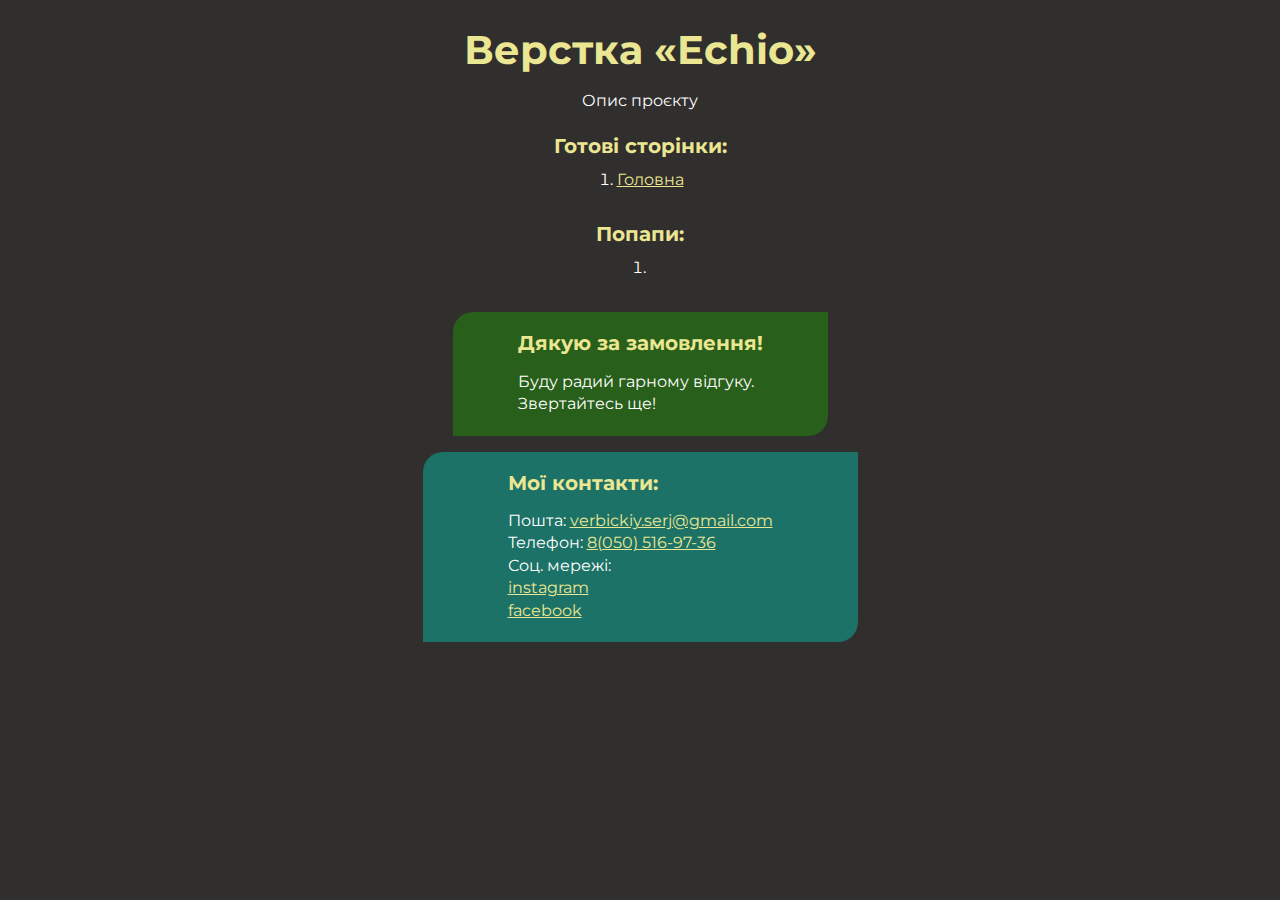
<file: index.html>
<!DOCTYPE html>
<html>

<head>
	<meta charset="UTF-8">
	<meta name="viewport" content="width=device-width, initial-scale=1.0">
	<title>Верстка «Echio»</title>
</head>

<body>
	<div class="rootpage">
		<h1>Верстка «Echio»</h1>
		<div class="rootpage__info">
			Опис проєкту
		</div>
		<h2>Готові сторінки:</h2>
		<ol class="rootpage__list">
			<li><a target="_blank" href="home.html">Головна</a></li>
		</ol>
		<h2>Попапи:</h2>
		<ol class="rootpage__list">
			<li><a target="_blank" href="home.html#"></a></li>
		</ol>
		<div class="rootpage__tnx">
			<h2>Дякую за замовлення!</h2>
			<p>Буду радий гарному відгуку.</p>
			<p>Звертайтесь ще!</p>
		</div>
		<div class="rootpage__contacts">
			<h2>Мої контакти:</h2>
			<p>Пошта: <a href="mailto:verbickiy.serj@gmail.com">verbickiy.serj@gmail.com</a></p>
			<p>Телефон: <a href="tel:80505169736">8(050) 516-97-36</a></p>
			<p>Соц. мережі: <br> <a href="https://www.instagram.com">instagram</a> <br>
				<a href="https://www.facebook.com">facebook</a>
			</p>
		</div>
	</div>
</body>
<style>
	@charset "UTF-8";
	@import url("https://fonts.googleapis.com/css?family=Montserrat:regular,700&display=swap");

	*,
	*::before,
	*::after {
		padding: 0px;
		margin: 0px;
		border: 0px;
		box-sizing: border-box;
	}

	html,
	body {
		height: 100%;
		margin: 0;
		padding: 0;
		min-width: 320px;
		width: 100%;
		color: #fff;
		background-color: #312e2e;
	}

	body {
		font-family: Montserrat;
		font-size: 100%;
		line-height: 1;
		font-size: 1rem;
	}

	a {
		text-decoration: underline;
		color: #ebe691
	}

	a:visited {
		text-decoration: underline;
		color: #aaa768;
	}

	a:hover {
		text-decoration: none;
	}

	ul li {
		list-style: none;
	}

	img {
		vertical-align: top;
	}

	.wrapper {
		width: 100%;
		min-height: 100%;
		overflow: hidden;
	}

	.rootpage {
		padding: 30px;
		display: flex;
		flex-direction: column;
		align-items: center;
	}

	@media (max-width: 767px) {
		.rootpage {
			padding: 30px 15px;
		}
	}

	h1 {
		color: #ebe691;
		font-size: 2.5rem;
		margin: 0px 0px 1.25rem 0px;
	}

	@media (max-width: 767px) {
		h1 {
			font-size: 1.85rem;
			margin: 0px 0px 1.25rem 0px;
		}
	}

	h2 {
		color: #ebe691;
		font-size: 1.25rem;
		margin: 0px 0px 1rem 0px;
	}

	@media (max-width: 767px) {
		h2 {
			font-size: 1.125rem;
			margin: 0px 0px 1rem 0px;
		}
	}

	.rootpage__info {
		line-height: 140%;
		margin: 0px 0px 1.5rem 0px;
	}

	.rootpage__list {
		margin: 0px 0px 2.25rem 1.25rem;
	}

	.rootpage__list li:not(:last-child) {
		margin: 0px 0px 15px 0px;
	}

	.rootpage__contacts,
	.rootpage__tnx {
		border-radius: 20px 0px 20px 0px;
		padding: 20px 65px;
		line-height: 140%;
	}

	@media (max-width: 767px) {

		.rootpage__contacts,
		.rootpage__tnx {
			padding: 20px;
		}
	}

	.rootpage__contacts {
		background: #1c7267;
		padding: 20px 85px;

	}

	.rootpage__contacts a {
		color: #ebe691;

	}

	.rootpage__tnx {
		background: #285f1a;
		margin: 0px 0px 1rem 0px;
	}
</style>

</html>
</file>
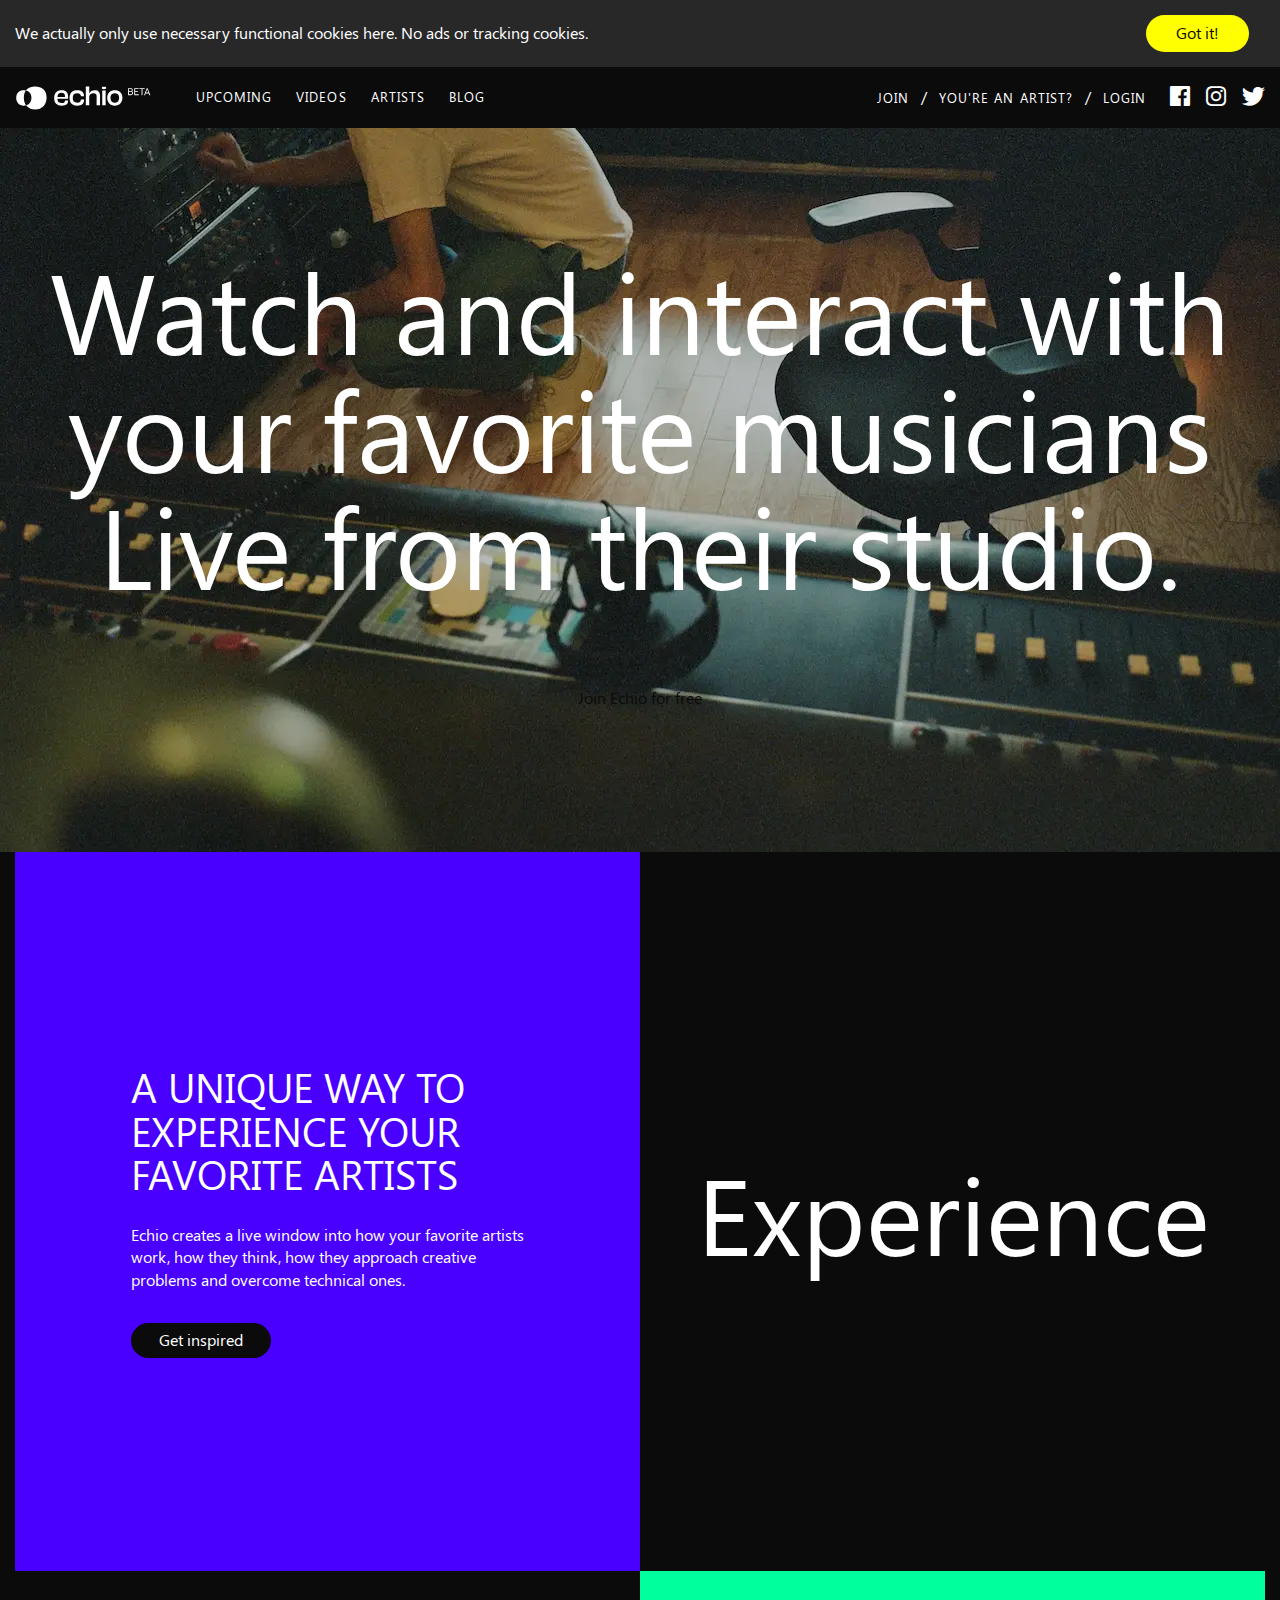
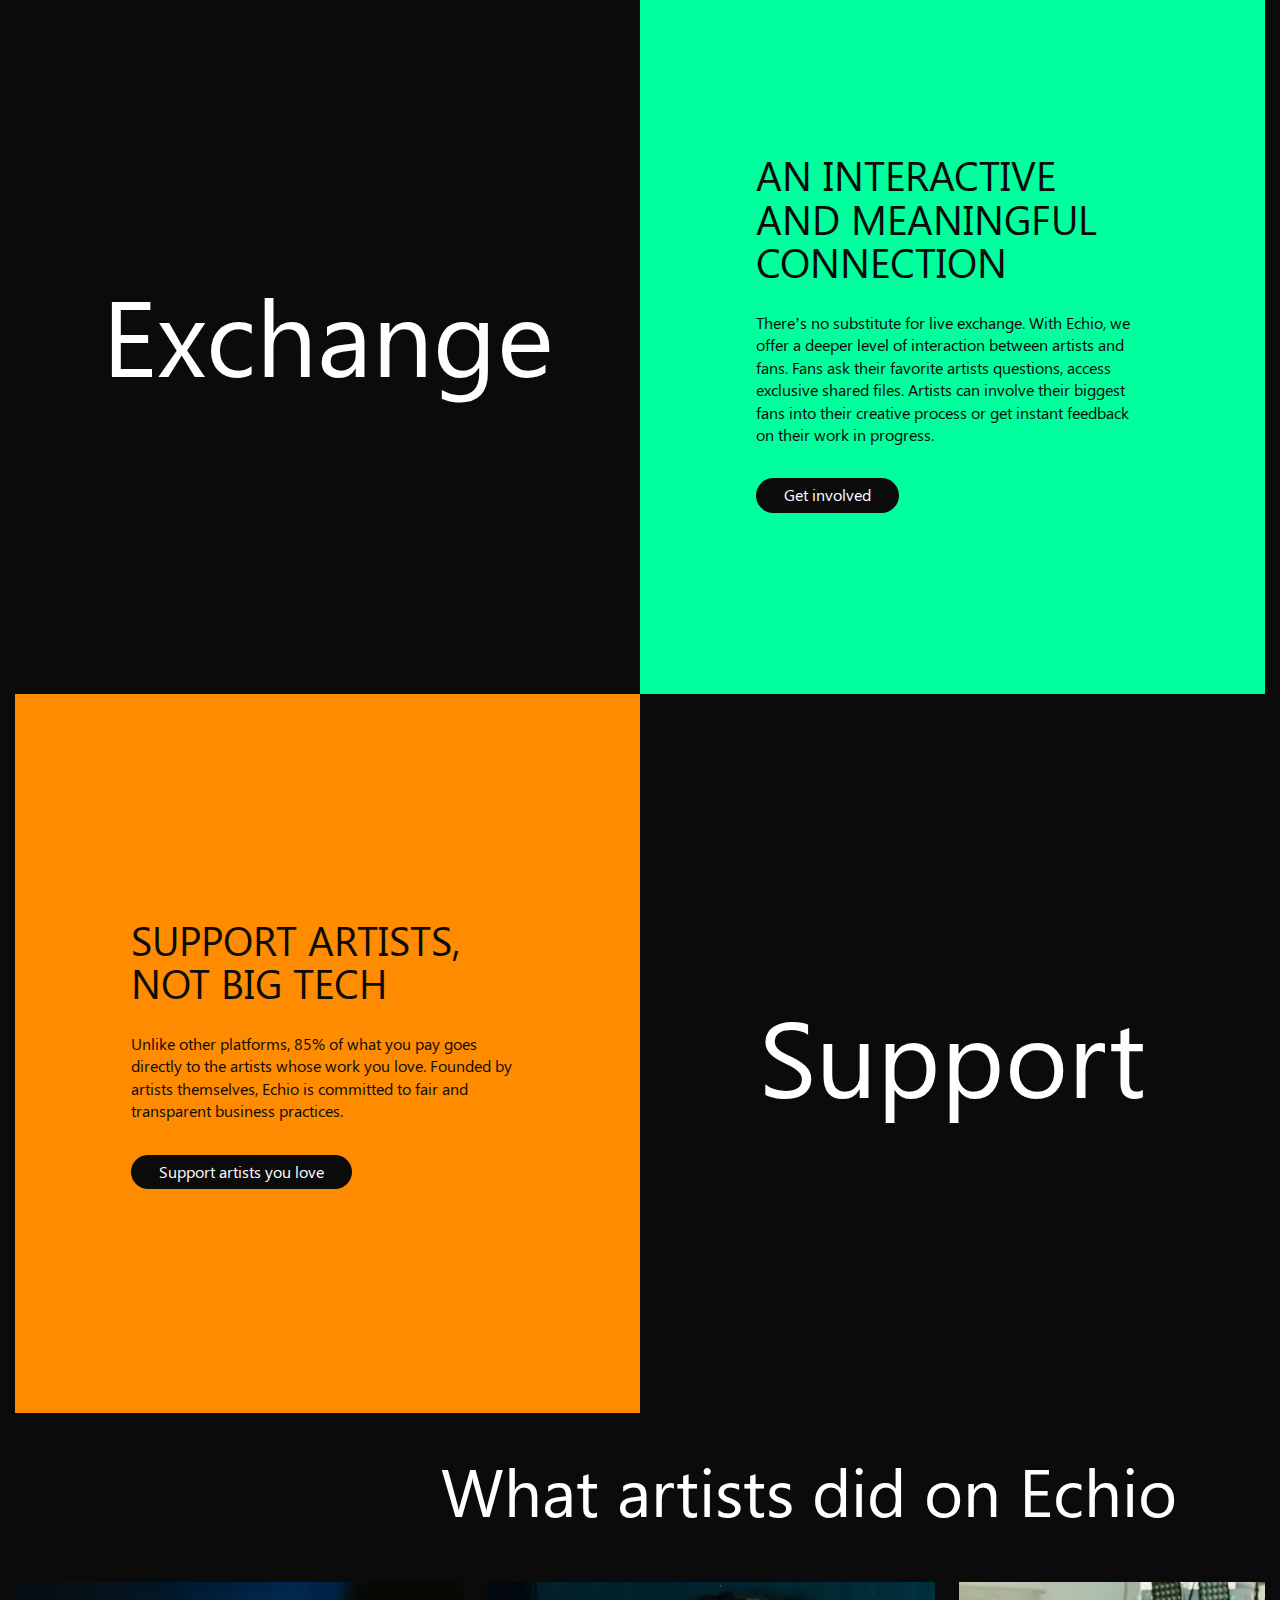
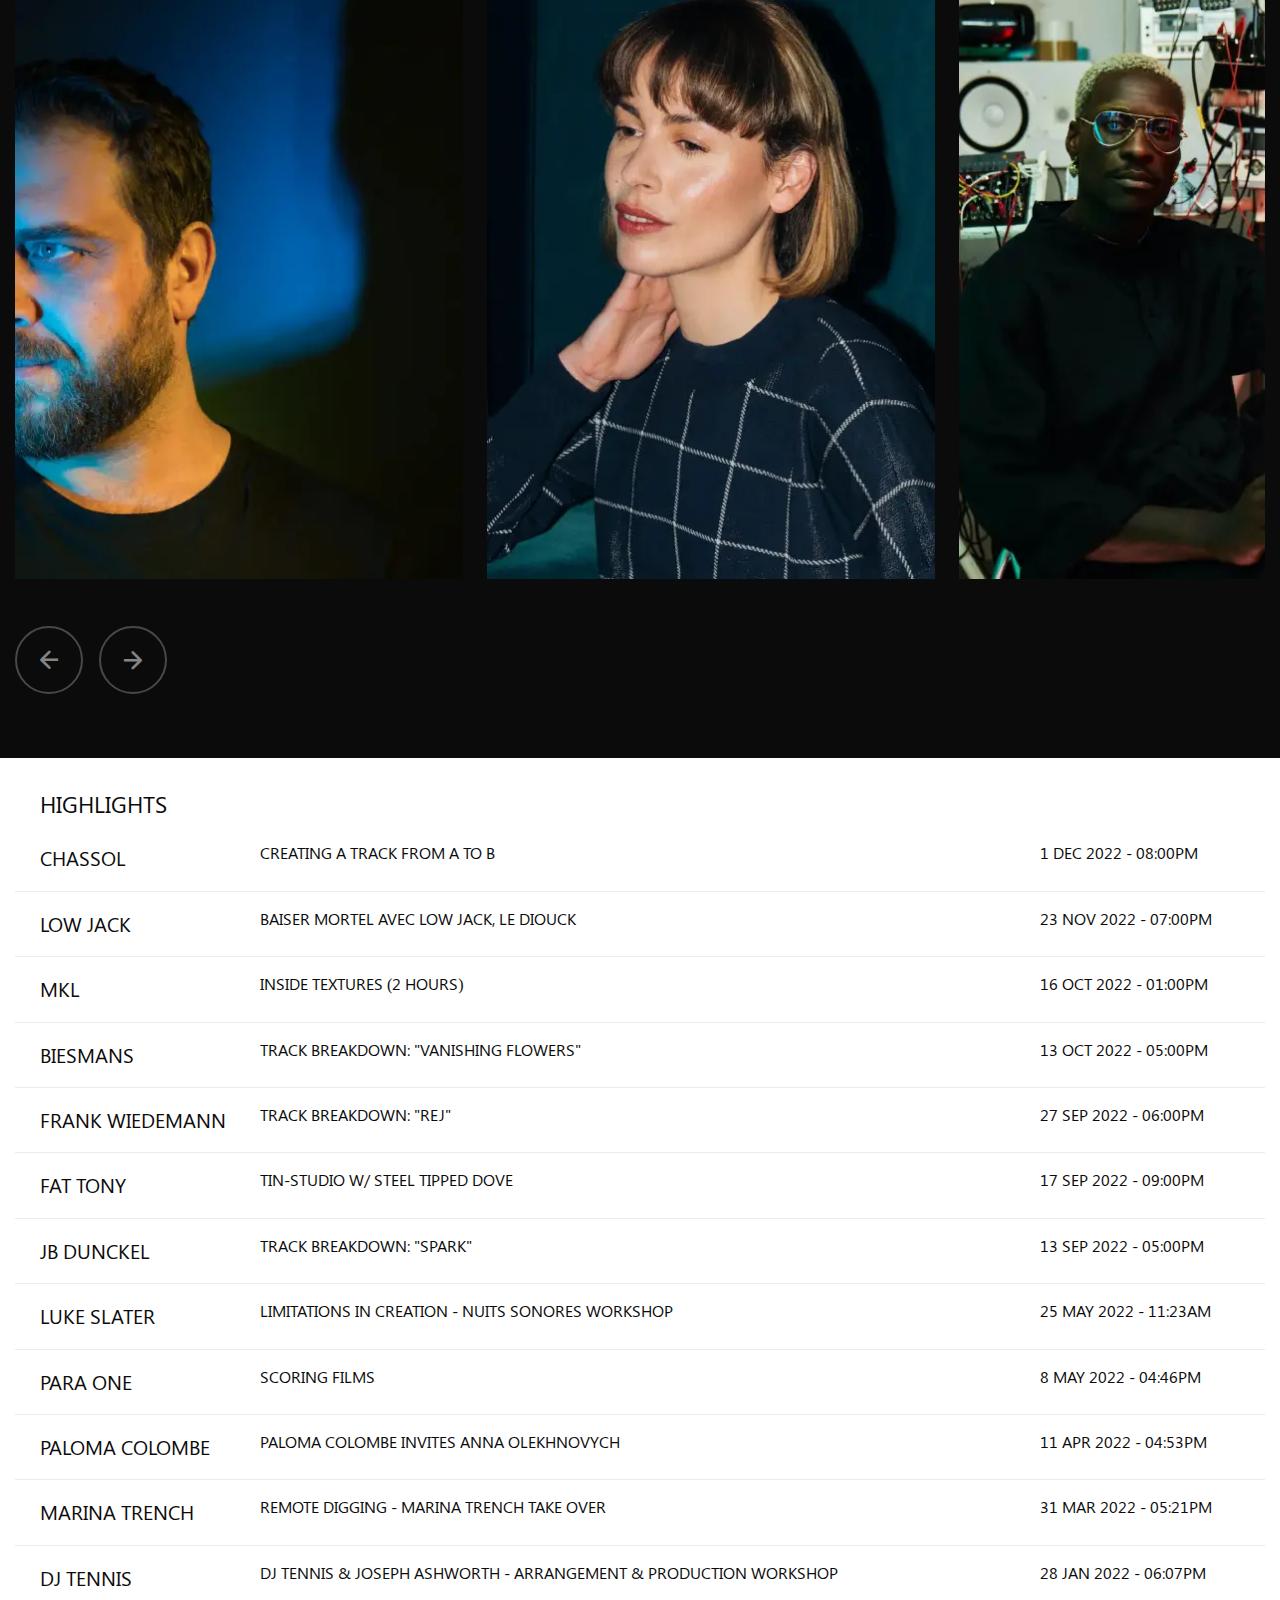
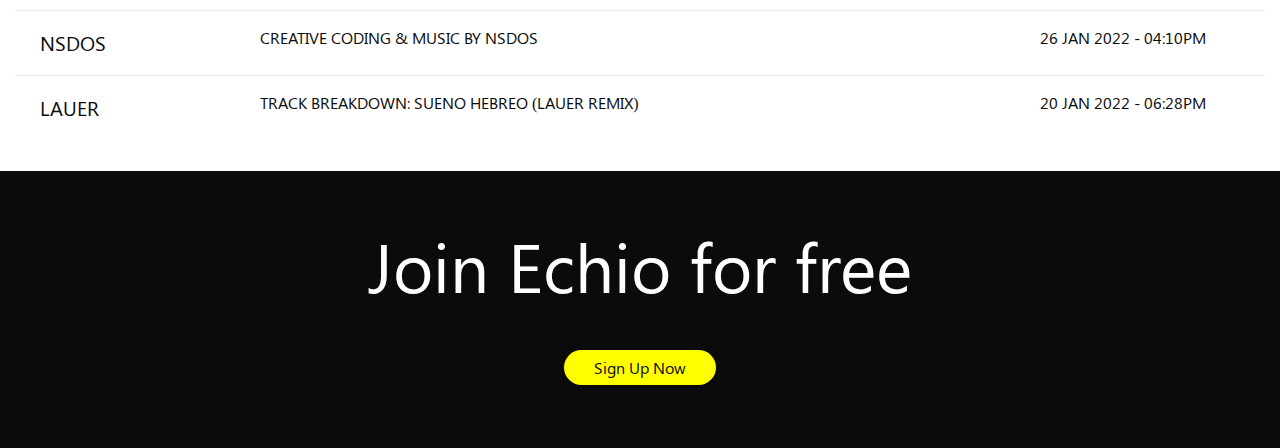
<file: home.html>
<!DOCTYPE html>
<html lang="en">

<head>
	<title>HomePage</title>
	<meta charset="UTF-8">
	<meta name="format-detection" content="telephone=no">
	<!-- <style>body{opacity: 0;}</style> -->
	<link rel="stylesheet" href="css/style.min.css?_v=20230213220505">
	<link rel="shortcut icon" href="favicon.ico">
	<!-- <meta name="robots" content="noindex, nofollow"> -->
	<meta name="viewport" content="width=device-width, initial-scale=1.0">
</head>

<body>
	<div class="wrapper">
		<header class="header">
			<div class="header__top top-header">
				<div class="top-header__container">
					<p class="top-header__text">We actually only use necessary functional cookies here. No ads or tracking cookies.</p>
					<a href="#" class="top-header__buttton button--yellow" data-da=".menu__body,991.98">Got it!</a>
				</div>
			</div>
			<div class="header__bottom bottom-header">
				<div class="bottom-header__container">
					<div class="bottom-header__left">
						<a href="#" class="bottom-header__logo"><img src="img/logo.svg" alt="Logotip"></a>
						<div class="header__menu menu">
							<nav class="menu__body">
								<ul class="menu__list">
									<li class="menu__item"><a href="#" class="menu__link">Upcoming</a></li>
									<li class="menu__item"><a href="#" class="menu__link">Videos</a></li>
									<li class="menu__item"><a href="#" class="menu__link">Artists</a></li>
									<li class="menu__item"><a href="#" class="menu__link">Blog</a></li>
								</ul>
							</nav>
						</div>
					</div>
					<div class="bottom-header__right">
						<div class="bottom-header__actions actions-header">
							<ul class="actions-header__list">
								<li data-da=".menu__body,991.98" class="actions-header__item"><a href="#" class="actions-header__link">Join</a></li>
								<li data-da=".menu__body,991.98" class="actions-header__item"><a href="#" class="actions-header__link">You're an Artist?</a></li>
								<li class="actions-header__item"><a href="#" class="actions-header__link">Login</a></li>
							</ul>
						</div>
						<div class="bottom-header__social social" data-da=".menu__body,991.98">
							<a href="" class="social__item _icon-facebook"></a>
							<a href="" class="social__item _icon-instagram"></a>
							<a href="" class="social__item _icon-twitter"></a>
						</div>
						<button type="button" class="menu__icon icon-menu"><span></span></button>
					</div>
				</div>
			</div>
		</header>
		<main class="page">
			<section class="page__main main">
				<div class="main__container">
					<div class="main__body">
						<h1 class="main__title">Watch and interact with your favorite musicians Live from their studio.</h1>
						<a href="#" class="main__link">Join Echio for free</a>
					</div>
				</div>
			</section>
			<section class="page__about about">
				<div class="about__container">
					<div class="about__cards card-about">
						<div class="card-about__item card-about__item--blue">
							<div class="card-about__content">
								<h2 class="card-about__title title title--white">A UNIQUE WAY TO EXPERIENCE YOUR FAVORITE ARTISTS</h2>
								<p class="card-about__text card-about__text--white">Echio creates a live window into how your favorite artists work, how they think, how they approach creative problems and
									overcome technical ones.</p>
								<a href="#" class="card-about__button button__black">Get inspired</a>
							</div>
						</div>
						<div class="card-about__item card-about__item--black">
							<h2 class="card-about__title title--big">Experience</h2>
						</div>
						<div class="card-about__item card-about__item--black">
							<h2 class="card-about__title title--big">Exchange</h2>
						</div>
						<div class="card-about__item card-about__item--green">
							<div class="card-about__content">
								<h2 class="card-about__title title">AN INTERACTIVE <br> AND MEANINGFUL CONNECTION</h2>
								<p class="card-about__text">There’s no substitute for live exchange. With Echio, we offer a deeper level of interaction between artists and fans.
									Fans ask their favorite artists questions, access exclusive shared files. Artists can involve their biggest fans into their creative process or get
									instant feedback on their work in progress.</p>
								<a href="#" class="card-about__button button__black">Get involved</a>
							</div>
						</div>
						<div class="card-about__item card-about__item--orange">
							<div class="card-about__content">
								<h2 class="card-about__title title">SUPPORT ARTISTS, NOT BIG TECH</h2>
								<p class="card-about__text">Unlike other platforms, 85% of what you pay goes directly to the artists whose work you love.
									Founded by artists themselves, Echio is committed to fair and transparent business practices.</p>
								<a href="#" class="card-about__button button__black">Support artists you love</a>
							</div>
						</div>
						<div class="card-about__item card-about__item--black">
							<h2 class="card-about__title title--big">Support</h2>
						</div>
					</div>
				</div>
			</section>
			<section class="page__artists artists">
				<div class="artists__container">
					<h2 class="artists__title">What artists did on Echio</h2>
					<div class="artists__slider swiper">
						<div class="artists__wrapper swiper-wrapper">
							<div class="artists__slide swiper-slide">
								<picture><source srcset="img/artists/01.webp" type="image/webp"><img src="img/artists/01.jpg" alt="Image"></picture>
							</div>
							<div class="artists__slide swiper-slide">
								<picture><source srcset="img/artists/02.webp" type="image/webp"><img src="img/artists/02.jpg" alt="Image"></picture>
							</div>
							<div class="artists__slide swiper-slide">
								<picture><source srcset="img/artists/03.webp" type="image/webp"><img src="img/artists/03.jpg" alt="Image"></picture>
							</div>
							<div class="artists__slide swiper-slide">
								<picture><source srcset="img/artists/01.webp" type="image/webp"><img src="img/artists/01.jpg" alt="Image"></picture>
							</div>
							<div class="artists__slide swiper-slide">
								<picture><source srcset="img/artists/02.webp" type="image/webp"><img src="img/artists/02.jpg" alt="Image"></picture>
							</div>
							<div class="artists__slide swiper-slide">
								<picture><source srcset="img/artists/03.webp" type="image/webp"><img src="img/artists/03.jpg" alt="Image"></picture>
							</div>
						</div>
						<div class="artists__arow">
							<button type="button" class="swiper-button-prev artists__swiper-button-prev _icon-aroow-slider"></button>
							<button type="button" class="swiper-button-next artists__swiper-button-next _icon-aroow-slider"></button>
						</div>
					</div>
				</div>
			</section>
			<section class="page__highlights highlights">
				<div class="highlights__container">
					<h2 class="highlights__title">Highlights</h2>
					<div class="highlights__rows">
						<div class="highlights__items item-highlight">
							<h3 class="item-highlight__title">Chassol</h3>
							<p class="item-highlight__label">CREATING A TRACK FROM A TO B</p>
							<div class="item-highlight__info">1 Dec 2022 - 08:00PM</div>
						</div>
						<div class="highlights__items item-highlight">
							<h3 class="item-highlight__title">Low Jack</h3>
							<p class="item-highlight__label">Baiser Mortel avec Low Jack, Le Diouck</p>
							<div class="item-highlight__info">23 Nov 2022 - 07:00PM</div>
						</div>
						<div class="highlights__items item-highlight">
							<h3 class="item-highlight__title">MKL</h3>
							<p class="item-highlight__label">INSIDE TEXTURES (2 HOURS)</p>
							<div class="item-highlight__info">16 Oct 2022 - 01:00PM</div>
						</div>
						<div class="highlights__items item-highlight">
							<h3 class="item-highlight__title">Biesmans</h3>
							<p class="item-highlight__label">Track breakdown: "Vanishing Flowers"</p>
							<div class="item-highlight__info">13 Oct 2022 - 05:00PM</div>
						</div>
						<div class="highlights__items item-highlight">
							<h3 class="item-highlight__title">Frank Wiedemann</h3>
							<p class="item-highlight__label">Track Breakdown: "REJ"</p>
							<div class="item-highlight__info">27 Sep 2022 - 06:00PM</div>
						</div>
						<div class="highlights__items item-highlight">
							<h3 class="item-highlight__title">Fat Tony</h3>
							<p class="item-highlight__label">TIn-Studio w/ Steel Tipped Dove</p>
							<div class="item-highlight__info">17 Sep 2022 - 09:00PM</div>
						</div>
						<div class="highlights__items item-highlight">
							<h3 class="item-highlight__title">JB Dunckel</h3>
							<p class="item-highlight__label">Track Breakdown: "Spark"</p>
							<div class="item-highlight__info">13 Sep 2022 - 05:00PM</div>
						</div>
						<div class="highlights__items item-highlight">
							<h3 class="item-highlight__title">Luke Slater</h3>
							<p class="item-highlight__label">Limitations in creation - Nuits Sonores workshop</p>
							<div class="item-highlight__info">25 May 2022 - 11:23AM</div>
						</div>
						<div class="highlights__items item-highlight">
							<h3 class="item-highlight__title">Para One</h3>
							<p class="item-highlight__label">Scoring films</p>
							<div class="item-highlight__info">8 May 2022 - 04:46PM</div>
						</div>
						<div class="highlights__items item-highlight">
							<h3 class="item-highlight__title">Paloma Colombe</h3>
							<p class="item-highlight__label">Paloma Colombe invites Anna Olekhnovych</p>
							<div class="item-highlight__info">11 Apr 2022 - 04:53PM</div>
						</div>
						<div class="highlights__items item-highlight">
							<h3 class="item-highlight__title">Marina Trench</h3>
							<p class="item-highlight__label">Remote Digging - Marina Trench Take Over</p>
							<div class="item-highlight__info">31 Mar 2022 - 05:21PM</div>
						</div>
						<div class="highlights__items item-highlight">
							<h3 class="item-highlight__title">DJ TENNIS</h3>
							<p class="item-highlight__label">DJ Tennis & Joseph Ashworth - Arrangement & Production workshop</p>
							<div class="item-highlight__info">28 Jan 2022 - 06:07PM</div>
						</div>
						<div class="highlights__items item-highlight">
							<h3 class="item-highlight__title">NSDOS</h3>
							<p class="item-highlight__label">Creative Coding & Music by NSDOS</p>
							<div class="item-highlight__info">26 Jan 2022 - 04:10PM</div>
						</div>
						<div class="highlights__items item-highlight">
							<h3 class="item-highlight__title">Lauer</h3>
							<p class="item-highlight__label">Track Breakdown: Sueno Hebreo (Lauer Remix)</p>
							<div class="item-highlight__info">20 Jan 2022 - 06:28PM</div>
						</div>
					</div>
				</div>
			</section>
		</main>
		<footer class="footer">
			<div class="footer__container">
				<h2 class="footer__title">Join Echio for free</h2>
				<button type="button" class="footer__button button--yellow ">Sign Up Now</button>
			</div>
		</footer>
	</div>
	<script src="js/app.min.js?_v=20230213220505"></script>
</body>

</html>
</file>
<file: css/style.min.css>
@charset "UTF-8";@font-face{font-family:icons;font-display:swap;src:url(../fonts/icons.woff2) format("woff2"),url(../fonts/icons.woff) format("woff");font-weight:400;font-style:normal}@font-face{font-family:"Segoe UI";font-display:swap;src:url("../fonts/Segoe UI.woff2") format("woff2"),url("../fonts/Segoe UI.woff") format("woff");font-weight:400;font-style:normal}[class*=_icon-]:before{font-family:icons;font-style:normal;font-weight:400;font-variant:normal;text-transform:none;line-height:1;-webkit-font-smoothing:antialiased;-moz-osx-font-smoothing:grayscale}[class*=_icon-]:before{display:block}._icon-aroow-slider:before{content:"\e900"}._icon-facebook:before{content:"\e907"}._icon-instagram:before{content:"\e909"}._icon-twitter:before{content:"\e90e"}*{padding:0;margin:0;border:0}*,:after,:before{-webkit-box-sizing:border-box;box-sizing:border-box}body,html{height:100%;min-width:320px}body{color:#0b0b0b;line-height:1;font-family:"Segoe UI";font-size:1rem;-ms-text-size-adjust:100%;-moz-text-size-adjust:100%;-webkit-text-size-adjust:100%;-webkit-font-smoothing:antialiased;-moz-osx-font-smoothing:grayscale}button,input,textarea{font-family:"Segoe UI";font-size:inherit}button{cursor:pointer;color:inherit;background-color:inherit}a{color:inherit;text-decoration:none}ul li{list-style:none}img{vertical-align:top}h1,h2,h3,h4,h5,h6{font-weight:inherit;font-size:inherit}body{background-color:#0b0b0b;font-weight:400;line-height:1.4}.lock body{overflow:hidden;-ms-touch-action:none;touch-action:none;-ms-scroll-chaining:none;overscroll-behavior:none}.wrapper{min-height:100%;display:-webkit-box;display:-ms-flexbox;display:flex;-webkit-box-orient:vertical;-webkit-box-direction:normal;-ms-flex-direction:column;flex-direction:column;overflow:hidden}@supports (overflow:clip){.wrapper{overflow:clip}}.wrapper>main{-webkit-box-flex:1;-ms-flex:1 1 auto;flex:1 1 auto}.wrapper>*{min-width:0}[class*=__container]{max-width:81.875rem;margin:0 auto;padding:0 .9375rem}.button--yellow{display:-webkit-inline-box;display:-ms-inline-flexbox;display:inline-flex;-webkit-box-pack:center;-ms-flex-pack:center;justify-content:center;-webkit-box-align:center;-ms-flex-align:center;align-items:center;text-align:center;background-color:#ffff02;color:#0b0b0b;border-radius:624.9375rem;padding:.4375rem 1.875rem;-webkit-transition:all .3s ease 0s;-o-transition:all .3s ease 0s;transition:all .3s ease 0s}.button--yellow._fw{width:100%}.button__black{display:-webkit-inline-box;display:-ms-inline-flexbox;display:inline-flex;-webkit-box-pack:center;-ms-flex-pack:center;justify-content:center;-webkit-box-align:center;-ms-flex-align:center;align-items:center;text-align:center;background-color:#0b0b0b;color:#fff;border-radius:624.9375rem;padding:.375rem 1.75rem;-webkit-transition:all .3s ease 0s;-o-transition:all .3s ease 0s;transition:all .3s ease 0s}.button__black._fw{width:100%}[class*=-ibg]{position:relative}[class*=-ibg] img{position:absolute;width:100%;height:100%;top:0;left:0;-o-object-fit:cover;object-fit:cover}[class*=-ibg_contain] img{-o-object-fit:contain;object-fit:contain}.title{line-height:1.1}.title--white{color:#fff}.title--big{color:#fff;line-height:1.4}.top-header{padding:.625rem 0;background-color:#282828}.top-header__container{display:-webkit-box;display:-ms-flexbox;display:flex;-webkit-box-pack:justify;-ms-flex-pack:justify;justify-content:space-between;-webkit-box-align:center;-ms-flex-align:center;align-items:center;min-height:2.9375rem}.top-header__text{color:#fff}.top-header__buttton{-webkit-box-flex:0;-ms-flex:0 0 auto;flex:0 0 auto;margin-right:1rem}.bottom-header{padding:.625rem 0}.bottom-header__container{display:-webkit-box;display:-ms-flexbox;display:flex;-webkit-box-pack:justify;-ms-flex-pack:justify;justify-content:space-between;-webkit-box-align:center;-ms-flex-align:center;align-items:center;gap:1.875rem;min-height:2.5625rem;color:#fff}.bottom-header__left{display:-webkit-box;display:-ms-flexbox;display:flex;gap:2.5rem}.bottom-header__right{display:-webkit-box;display:-ms-flexbox;display:flex;gap:1.5rem}.bottom-header__logo{position:relative;z-index:3}.menu__list{display:-webkit-box;display:-ms-flexbox;display:flex;-ms-flex-wrap:wrap;flex-wrap:wrap;-webkit-column-gap:1.5rem;-moz-column-gap:1.5rem;column-gap:1.5rem}.menu__link{position:relative;font-size:.8125rem;line-height:1;letter-spacing:.065rem;text-transform:uppercase}.menu__link::before{content:"";position:absolute;width:0;height:.125rem;background-color:#fff;left:0;bottom:-.1875rem;-webkit-transition:width .3s ease 0s;-o-transition:width .3s ease 0s;transition:width .3s ease 0s}.actions-header__list{display:-webkit-box;display:-ms-flexbox;display:flex;gap:.75rem}.actions-header__item:not(:last-child)::after{content:"/";margin-left:.75rem}.actions-header__link{position:relative;font-size:.8125rem;line-height:1;letter-spacing:.065rem;text-transform:uppercase}.actions-header__link::before{content:"";position:absolute;width:0;height:.125rem;background-color:#fff;left:0;bottom:-.1875rem;-webkit-transition:width .3s ease 0s;-o-transition:width .3s ease 0s;transition:width .3s ease 0s}.social{display:-webkit-box;display:-ms-flexbox;display:flex;gap:1rem;font-size:1.25rem}.social__item{-webkit-transition:opacity .3s ease 0s;-o-transition:opacity .3s ease 0s;transition:opacity .3s ease 0s}.icon-menu{display:none}.footer__container{display:-webkit-box;display:-ms-flexbox;display:flex;-webkit-box-orient:vertical;-webkit-box-direction:normal;-ms-flex-direction:column;flex-direction:column;-webkit-box-align:center;-ms-flex-align:center;align-items:center}.footer__title{color:#fff;line-height:1.03;text-align:center}.no-webp .main{background-image:url(../img/main/bg.jpg)}.main{background-size:cover}.main__container{text-align:center}.main__title{color:#fff;line-height:1.04}.main__link{position:relative;-webkit-transition:color .3s ease 0s;-o-transition:color .3s ease 0s;transition:color .3s ease 0s}.main__link::before{content:"";position:absolute;width:0;height:.125rem;left:0;bottom:-.1875rem;background-color:#fff;-webkit-transition:width .3s ease 0s;-o-transition:width .3s ease 0s;transition:width .3s ease 0s}.about{margin-bottom:2.625rem}.about__cards{display:-ms-grid;display:grid;-ms-grid-columns:(1fr)[2];grid-template-columns:repeat(2,1fr)}.card-about__item{display:-webkit-box;display:-ms-flexbox;display:flex;-webkit-box-orient:vertical;-webkit-box-direction:normal;-ms-flex-direction:column;flex-direction:column;-webkit-box-pack:center;-ms-flex-pack:center;justify-content:center;-webkit-box-align:center;-ms-flex-align:center;align-items:center;padding-left:.9375rem;padding-right:.9375rem}.card-about__title:not(:last-child){margin-bottom:1.75rem}.card-about__text:not(:last-child){margin-bottom:2rem}.card-about__text--white{color:#fff}.card-about__item--blue{background-color:#4a00ff}.card-about__item--green{background-color:#00ff9d}.card-about__item--orange{background-color:#ff8b00}.artists{margin-bottom:4rem}.artists__title{line-height:1.06;color:#fff;text-align:right;padding-right:5.5rem}.artists__slide img{max-width:100%}.artists__arow{display:-webkit-box;display:-ms-flexbox;display:flex;-webkit-box-align:center;-ms-flex-align:center;align-items:center;text-align:center;gap:1rem}.artists__swiper-button-prev{-webkit-transform:rotate(180deg);-ms-transform:rotate(180deg);transform:rotate(180deg)}.artists__swiper-button-next,.artists__swiper-button-prev{width:4.25rem;height:4.25rem;border:.125rem solid rgba(255,255,255,.5);border-radius:624.9375rem;color:#fff;font-size:1.25rem;font-weight:200;opacity:.5;-webkit-transition:border .3s ease 0s;-o-transition:border .3s ease 0s;transition:border .3s ease 0s}.highlights{padding:1.875rem 0;background-color:#fff}.highlights__container{text-transform:uppercase}.highlights__title{font-size:1.4375rem;line-height:1.36;padding-left:1.5625rem;margin-bottom:.4375rem}.item-highlight{display:-ms-grid;display:grid;-ms-grid-columns:12.5rem 1fr 12.5rem;grid-template-columns:12.5rem 1fr 12.5rem;gap:1.25rem;padding:1rem 1.5625rem;-webkit-transition:opacity .3s ease 0s;-o-transition:opacity .3s ease 0s;transition:opacity .3s ease 0s}.item-highlight:not(:last-child){border-bottom:.0625rem solid #ebebeb}.item-highlight__title{font-size:1.25rem;line-height:1.62}.item-highlight__label{-webkit-box-flex:1;-ms-flex:1 1 auto;flex:1 1 auto}.swiper{overflow:hidden}.swiper-wrapper{width:100%;height:100%;-webkit-box-sizing:content-box;box-sizing:content-box;display:-webkit-box;display:-ms-flexbox;display:flex;position:relative}.swiper-vertical .swiper-wrapper{-webkit-box-orient:vertical;-webkit-box-direction:normal;-ms-flex-direction:column;flex-direction:column}.swiper-autoheight .swiper-wrapper{-webkit-box-align:start;-ms-flex-align:start;align-items:flex-start}.swiper-initialized .swiper-slide{-ms-flex-negative:0;flex-shrink:0}.swiper-android .swiper-slide,.swiper-android .swiper-wrapper{-webkit-transform:translate3d(0,0,0);transform:translate3d(0,0,0)}.swiper-button-lock{display:none!important}@media (min-width:81.875em){.title{font-size:2.5rem}.title--big{font-size:6.875rem}.footer{padding-top:3.6875rem}.footer{padding-bottom:4rem}.footer__title{font-size:4.375rem}.footer__title:not(:last-child){margin-bottom:3.125rem}.main__body{padding-top:7.8125rem}.main__body{padding-bottom:9.125rem}.main__title{font-size:7.1875rem}.main__title:not(:last-child){margin-bottom:5.375rem}.card-about__content{width:25rem}.card-about__item--blue{padding-top:13.9375rem}.card-about__item--blue{padding-bottom:13.9375rem}.card-about__item--green{padding-top:11.875rem}.card-about__item--green{padding-bottom:11.8125rem}.card-about__item--orange{padding-top:14.625rem}.card-about__item--orange{padding-bottom:14.625rem}.artists__title{font-size:4.25rem}.artists__title:not(:last-child){margin-bottom:3.5625rem}.artists__wrapper:not(:last-child){margin-bottom:3rem}}@media (min-width:48em){.card-about__item--black{padding-top:9.375rem}.card-about__item--black{padding-bottom:9.375rem}}@media (max-width:48em){.card-about__content{width:17.5rem}.card-about__item--blue{padding-top:3.125rem}.card-about__item--blue{padding-bottom:3.125rem}.card-about__item--green{padding-top:3.125rem}.card-about__item--green{padding-bottom:3.125rem}.card-about__item--orange{padding-top:3.125rem}.card-about__item--orange{padding-bottom:3.125rem}}@media (max-width:20em){.title{font-size:1.75rem}.title--big{font-size:2.625rem}.footer{padding-top:2.5rem}.footer{padding-bottom:2.8125rem}.footer__title{font-size:2.25rem}.footer__title:not(:last-child){margin-bottom:1.5625rem}.main__body{padding-top:2.5rem}.main__body{padding-bottom:2.5rem}.main__title{font-size:2.625rem}.main__title:not(:last-child){margin-bottom:1.875rem}.card-about__item--black{padding-top:6.25rem}.card-about__item--black{padding-bottom:6.25rem}.artists__title{font-size:2rem}.artists__title:not(:last-child){margin-bottom:1.875rem}.artists__wrapper:not(:last-child){margin-bottom:1.5625rem}}@media (max-width:61.99875em){.top-header{display:none}.top-header__buttton{margin-right:0;padding:.75rem 3.75rem;font-size:1.25rem}.menu__body{position:fixed;z-index:2;display:-webkit-box;display:-ms-flexbox;display:flex;-webkit-box-orient:vertical;-webkit-box-direction:normal;-ms-flex-direction:column;flex-direction:column;-webkit-box-align:center;-ms-flex-align:center;align-items:center;text-align:center;gap:1.875rem;width:100%;height:100%;top:-100%;left:0;overflow:auto;background-color:#282828;padding:5.625rem 1.875rem 1.875rem 1.875rem;-webkit-transition:top .3s ease 0s;-o-transition:top .3s ease 0s;transition:top .3s ease 0s}.menu__body::before{content:"";position:fixed;top:-100%;left:0;width:100%;height:4.1875rem;background-color:#0b0b0b;z-index:2;-webkit-transition:top .3s ease 0s;-o-transition:top .3s ease 0s;transition:top .3s ease 0s}.menu-open .menu__body{top:0}.menu-open .menu__body::before{top:0}.menu__list{-webkit-box-orient:vertical;-webkit-box-direction:normal;-ms-flex-direction:column;flex-direction:column;-webkit-box-pack:center;-ms-flex-pack:center;justify-content:center;-webkit-box-align:center;-ms-flex-align:center;align-items:center;text-align:center;gap:1.875rem}.menu__link{font-size:1.5rem}.actions-header__item:not(:last-child)::after{display:none}.actions-header__link{font-size:1.5rem}.social{font-size:2rem;gap:1.875rem}.icon-menu{display:block;position:relative;width:1.875rem;height:1.125rem;z-index:5}.icon-menu span,.icon-menu::after,.icon-menu::before{content:"";-webkit-transition:all .3s ease 0s;-o-transition:all .3s ease 0s;transition:all .3s ease 0s;right:0;position:absolute;width:100%;height:.125rem;background-color:#fff}.icon-menu::before{top:0}.icon-menu::after{bottom:0}.icon-menu span{top:calc(50% - .0625rem)}.menu-open .icon-menu span{width:0}.menu-open .icon-menu::before{top:calc(50% - .0625rem);-webkit-transform:rotate(-45deg);-ms-transform:rotate(-45deg);transform:rotate(-45deg)}.menu-open .icon-menu::after{bottom:calc(50% - .0625rem);-webkit-transform:rotate(45deg);-ms-transform:rotate(45deg);transform:rotate(45deg)}}@media (max-width:61.99875em) and (any-hover:none){.icon-menu{cursor:default}}@media (max-width:47.99875em){.about__cards{-ms-grid-columns:1fr;grid-template-columns:1fr}.card-about__item:nth-child(3){-webkit-box-ordinal-group:5;-ms-flex-order:4;order:4}.card-about__item:nth-child(4){-webkit-box-ordinal-group:4;-ms-flex-order:3;order:3}.artists__title{padding-right:0}.item-highlight{-ms-grid-columns:auto;grid-template-columns:auto}}@media (max-width:29.99875em){.top-header__buttton{width:100%}.bottom-header__container{gap:0}.bottom-header__left{gap:0}.footer__button{width:100%}.about__container{padding:0}.card-about__button{width:100%}.artists__container{padding:0}.artists__title{text-align:center}.artists__arow{-webkit-box-pack:center;-ms-flex-pack:center;justify-content:center}}@media (min-width:20em) and (max-width:81.875em){@supports (font-size:clamp(1.75rem ,1.5075757576rem + 1.2121212121vw ,2.5rem)){.title{font-size:clamp(1.75rem ,1.5075757576rem + 1.2121212121vw ,2.5rem)}}@supports not (font-size:clamp(1.75rem ,1.5075757576rem + 1.2121212121vw ,2.5rem)){.title{font-size:calc(1.75rem + .75 * (100vw - 20rem)/ 61.875)}}@supports (font-size:clamp(2.625rem ,1.2512626263rem + 6.8686868687vw ,6.875rem)){.title--big{font-size:clamp(2.625rem ,1.2512626263rem + 6.8686868687vw ,6.875rem)}}@supports not (font-size:clamp(2.625rem ,1.2512626263rem + 6.8686868687vw ,6.875rem)){.title--big{font-size:calc(2.625rem + 4.25 * (100vw - 20rem)/ 61.875)}}@supports (padding-top:clamp(2.5rem ,2.1161616162rem + 1.9191919192vw ,3.6875rem)){.footer{padding-top:clamp(2.5rem ,2.1161616162rem + 1.9191919192vw ,3.6875rem)}}@supports not (padding-top:clamp(2.5rem ,2.1161616162rem + 1.9191919192vw ,3.6875rem)){.footer{padding-top:calc(2.5rem + 1.1875 * (100vw - 20rem)/ 61.875)}}@supports (padding-bottom:clamp(2.8125rem ,2.4286616162rem + 1.9191919192vw ,4rem)){.footer{padding-bottom:clamp(2.8125rem ,2.4286616162rem + 1.9191919192vw ,4rem)}}@supports not (padding-bottom:clamp(2.8125rem ,2.4286616162rem + 1.9191919192vw ,4rem)){.footer{padding-bottom:calc(2.8125rem + 1.1875 * (100vw - 20rem)/ 61.875)}}@supports (font-size:clamp(2.25rem ,1.5631313131rem + 3.4343434343vw ,4.375rem)){.footer__title{font-size:clamp(2.25rem ,1.5631313131rem + 3.4343434343vw ,4.375rem)}}@supports not (font-size:clamp(2.25rem ,1.5631313131rem + 3.4343434343vw ,4.375rem)){.footer__title{font-size:calc(2.25rem + 2.125 * (100vw - 20rem)/ 61.875)}}@supports (margin-bottom:clamp(1.5625rem ,1.0574494949rem + 2.5252525253vw ,3.125rem)){.footer__title:not(:last-child){margin-bottom:clamp(1.5625rem ,1.0574494949rem + 2.5252525253vw ,3.125rem)}}@supports not (margin-bottom:clamp(1.5625rem ,1.0574494949rem + 2.5252525253vw ,3.125rem)){.footer__title:not(:last-child){margin-bottom:calc(1.5625rem + 1.5625 * (100vw - 20rem)/ 61.875)}}@supports (padding-top:clamp(2.5rem ,0.7828282828rem + 8.5858585859vw ,7.8125rem)){.main__body{padding-top:clamp(2.5rem ,.7828282828rem + 8.5858585859vw ,7.8125rem)}}@supports not (padding-top:clamp(2.5rem ,0.7828282828rem + 8.5858585859vw ,7.8125rem)){.main__body{padding-top:calc(2.5rem + 5.3125 * (100vw - 20rem)/ 61.875)}}@supports (padding-bottom:clamp(2.5rem ,0.3585858586rem + 10.7070707071vw ,9.125rem)){.main__body{padding-bottom:clamp(2.5rem ,.3585858586rem + 10.7070707071vw ,9.125rem)}}@supports not (padding-bottom:clamp(2.5rem ,0.3585858586rem + 10.7070707071vw ,9.125rem)){.main__body{padding-bottom:calc(2.5rem + 6.625 * (100vw - 20rem)/ 61.875)}}@supports (font-size:clamp(2.625rem ,1.1502525253rem + 7.3737373737vw ,7.1875rem)){.main__title{font-size:clamp(2.625rem ,1.1502525253rem + 7.3737373737vw ,7.1875rem)}}@supports not (font-size:clamp(2.625rem ,1.1502525253rem + 7.3737373737vw ,7.1875rem)){.main__title{font-size:calc(2.625rem + 4.5625 * (100vw - 20rem)/ 61.875)}}@supports (margin-bottom:clamp(1.875rem ,0.7436868687rem + 5.6565656566vw ,5.375rem)){.main__title:not(:last-child){margin-bottom:clamp(1.875rem ,.7436868687rem + 5.6565656566vw ,5.375rem)}}@supports not (margin-bottom:clamp(1.875rem ,0.7436868687rem + 5.6565656566vw ,5.375rem)){.main__title:not(:last-child){margin-bottom:calc(1.875rem + 3.5 * (100vw - 20rem)/ 61.875)}}@supports (font-size:clamp(2rem ,1.2727272727rem + 3.6363636364vw ,4.25rem)){.artists__title{font-size:clamp(2rem ,1.2727272727rem + 3.6363636364vw ,4.25rem)}}@supports not (font-size:clamp(2rem ,1.2727272727rem + 3.6363636364vw ,4.25rem)){.artists__title{font-size:calc(2rem + 2.25 * (100vw - 20rem)/ 61.875)}}@supports (margin-bottom:clamp(1.875rem ,1.3295454545rem + 2.7272727273vw ,3.5625rem)){.artists__title:not(:last-child){margin-bottom:clamp(1.875rem ,1.3295454545rem + 2.7272727273vw ,3.5625rem)}}@supports not (margin-bottom:clamp(1.875rem ,1.3295454545rem + 2.7272727273vw ,3.5625rem)){.artists__title:not(:last-child){margin-bottom:calc(1.875rem + 1.6875 * (100vw - 20rem)/ 61.875)}}@supports (margin-bottom:clamp(1.5625rem ,1.0978535354rem + 2.3232323232vw ,3rem)){.artists__wrapper:not(:last-child){margin-bottom:clamp(1.5625rem ,1.0978535354rem + 2.3232323232vw ,3rem)}}@supports not (margin-bottom:clamp(1.5625rem ,1.0978535354rem + 2.3232323232vw ,3rem)){.artists__wrapper:not(:last-child){margin-bottom:calc(1.5625rem + 1.4375 * (100vw - 20rem)/ 61.875)}}}@media (min-width:48em) and (max-width:81.875em){@supports (width:clamp(17.5rem ,6.8726937269rem + 22.1402214022vw ,25rem)){.card-about__content{width:clamp(17.5rem ,6.8726937269rem + 22.1402214022vw ,25rem)}}@supports not (width:clamp(17.5rem ,6.8726937269rem + 22.1402214022vw ,25rem)){.card-about__content{width:calc(17.5rem + 7.5 * (100vw - 48rem)/ 33.875)}}@supports (padding-top:clamp(3.125rem ,-12.1960332103rem + 31.9188191882vw ,13.9375rem)){.card-about__item--blue{padding-top:clamp(3.125rem ,-12.1960332103rem + 31.9188191882vw ,13.9375rem)}}@supports not (padding-top:clamp(3.125rem ,-12.1960332103rem + 31.9188191882vw ,13.9375rem)){.card-about__item--blue{padding-top:calc(3.125rem + 10.8125 * (100vw - 48rem)/ 33.875)}}@supports (padding-bottom:clamp(3.125rem ,-12.1960332103rem + 31.9188191882vw ,13.9375rem)){.card-about__item--blue{padding-bottom:clamp(3.125rem ,-12.1960332103rem + 31.9188191882vw ,13.9375rem)}}@supports not (padding-bottom:clamp(3.125rem ,-12.1960332103rem + 31.9188191882vw ,13.9375rem)){.card-about__item--blue{padding-bottom:calc(3.125rem + 10.8125 * (100vw - 48rem)/ 33.875)}}@supports (padding-top:clamp(3.125rem ,-9.2735239852rem + 25.8302583026vw ,11.875rem)){.card-about__item--green{padding-top:clamp(3.125rem ,-9.2735239852rem + 25.8302583026vw ,11.875rem)}}@supports not (padding-top:clamp(3.125rem ,-9.2735239852rem + 25.8302583026vw ,11.875rem)){.card-about__item--green{padding-top:calc(3.125rem + 8.75 * (100vw - 48rem)/ 33.875)}}@supports (padding-bottom:clamp(3.125rem ,-9.1849630996rem + 25.6457564576vw ,11.8125rem)){.card-about__item--green{padding-bottom:clamp(3.125rem ,-9.1849630996rem + 25.6457564576vw ,11.8125rem)}}@supports not (padding-bottom:clamp(3.125rem ,-9.1849630996rem + 25.6457564576vw ,11.8125rem)){.card-about__item--green{padding-bottom:calc(3.125rem + 8.6875 * (100vw - 48rem)/ 33.875)}}@supports (padding-top:clamp(3.125rem ,-13.170202952rem + 33.9483394834vw ,14.625rem)){.card-about__item--orange{padding-top:clamp(3.125rem ,-13.170202952rem + 33.9483394834vw ,14.625rem)}}@supports not (padding-top:clamp(3.125rem ,-13.170202952rem + 33.9483394834vw ,14.625rem)){.card-about__item--orange{padding-top:calc(3.125rem + 11.5 * (100vw - 48rem)/ 33.875)}}@supports (padding-bottom:clamp(3.125rem ,-13.170202952rem + 33.9483394834vw ,14.625rem)){.card-about__item--orange{padding-bottom:clamp(3.125rem ,-13.170202952rem + 33.9483394834vw ,14.625rem)}}@supports not (padding-bottom:clamp(3.125rem ,-13.170202952rem + 33.9483394834vw ,14.625rem)){.card-about__item--orange{padding-bottom:calc(3.125rem + 11.5 * (100vw - 48rem)/ 33.875)}}}@media (min-width:20em) and (max-width:48em){@supports (padding-top:clamp(6.25rem ,4.0178571429rem + 11.1607142857vw ,9.375rem)){.card-about__item--black{padding-top:clamp(6.25rem ,4.0178571429rem + 11.1607142857vw ,9.375rem)}}@supports not (padding-top:clamp(6.25rem ,4.0178571429rem + 11.1607142857vw ,9.375rem)){.card-about__item--black{padding-top:calc(6.25rem + 3.125 * (100vw - 20rem)/ 28)}}@supports (padding-bottom:clamp(6.25rem ,4.0178571429rem + 11.1607142857vw ,9.375rem)){.card-about__item--black{padding-bottom:clamp(6.25rem ,4.0178571429rem + 11.1607142857vw ,9.375rem)}}@supports not (padding-bottom:clamp(6.25rem ,4.0178571429rem + 11.1607142857vw ,9.375rem)){.card-about__item--black{padding-bottom:calc(6.25rem + 3.125 * (100vw - 20rem)/ 28)}}}@media (any-hover:hover){.button--yellow:hover{background-color:#d6d612;-webkit-box-shadow:0 0 10px 2px rgba(96,102,94,.47);box-shadow:0 0 10px 2px rgba(96,102,94,.47)}.button__black:hover{background-color:#333;-webkit-box-shadow:0 0 10px 2px rgba(29,31,29,.47);box-shadow:0 0 10px 2px rgba(29,31,29,.47)}.menu__link:hover::before{width:100%}.actions-header__link:hover::before{width:100%}.social__item:hover{opacity:.7}.main__link:hover{color:#fff}.main__link:hover::before{width:100%}.artists__swiper-button-next:hover,.artists__swiper-button-prev:hover{border:.125rem solid #ffff02}.artists__swiper-button-next:hover::before,.artists__swiper-button-prev:hover::before{opacity:1;color:#ffff02}}.webp .main{background-image:url(../img/main/bg.webp)}
</file>
